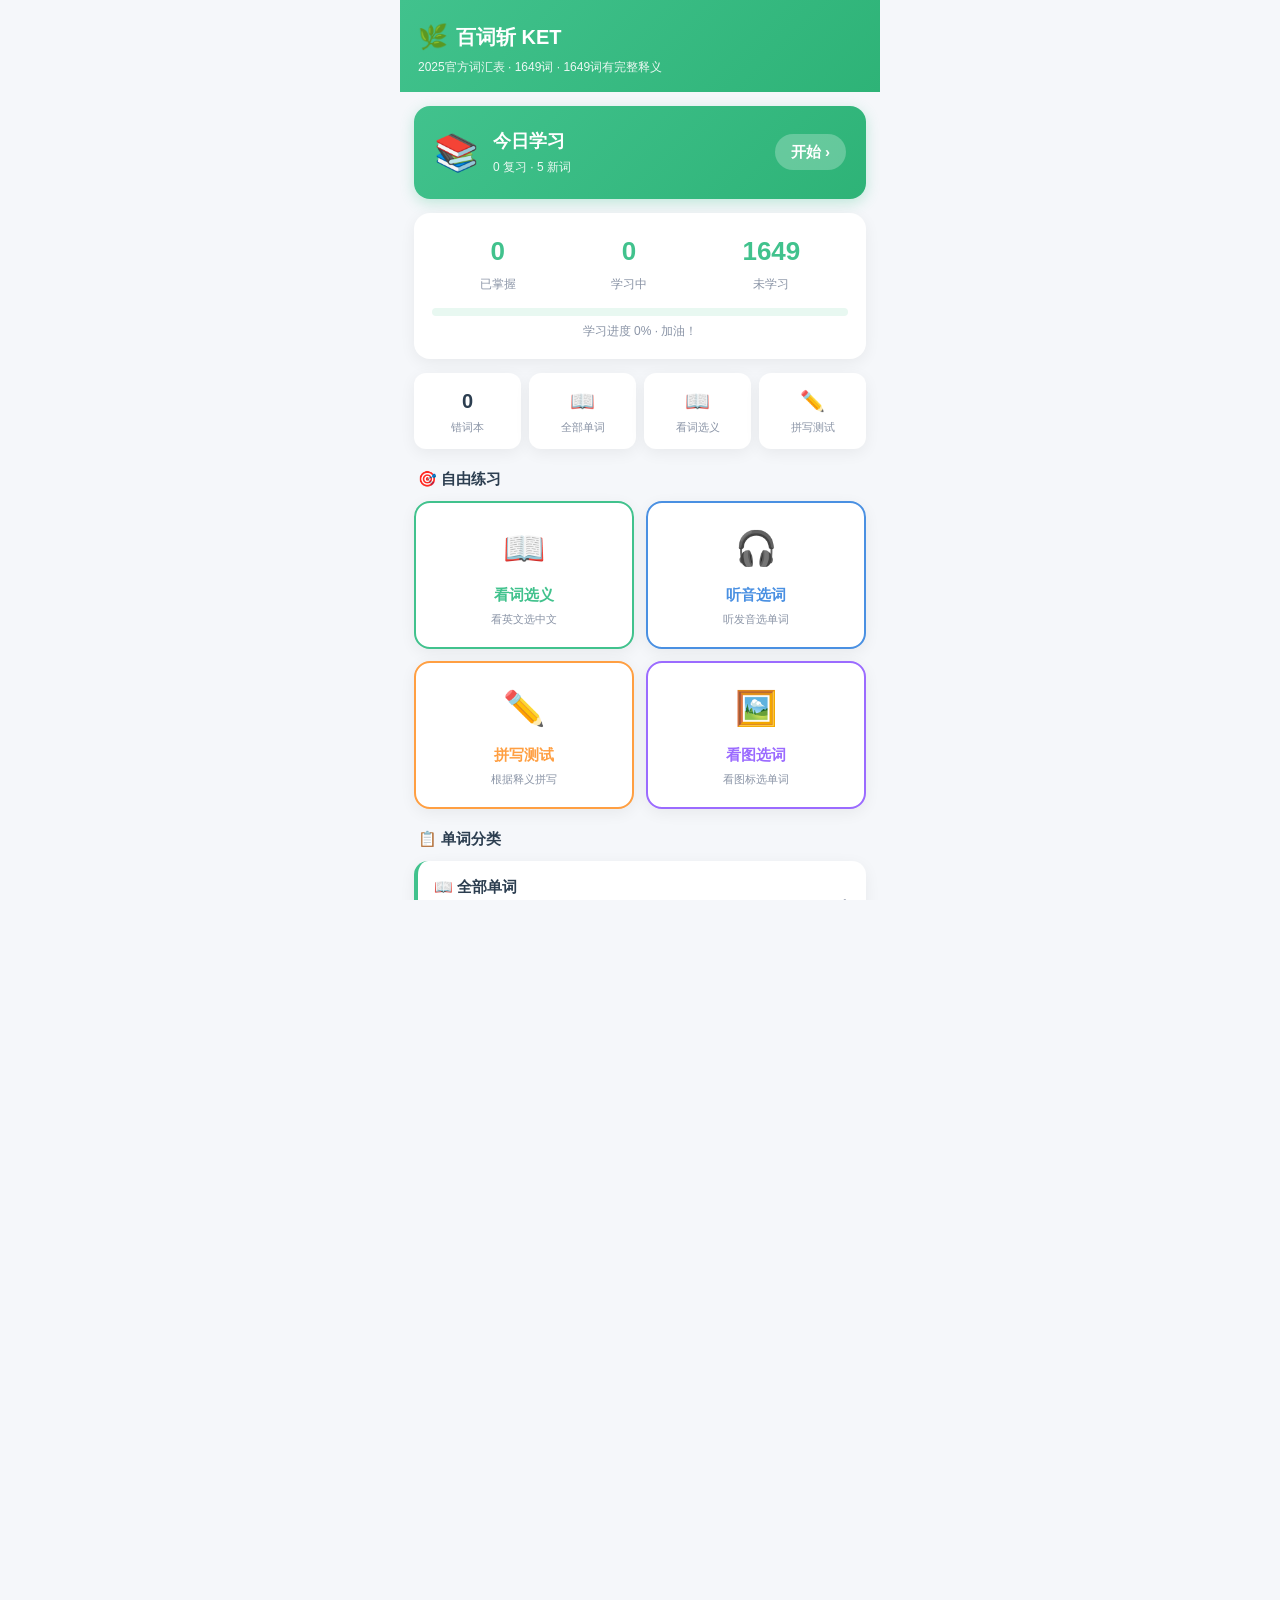
<file: index.html>
<!DOCTYPE html>
<html lang="zh-CN">
<head>
<meta charset="UTF-8">
<meta name="viewport" content="width=device-width, initial-scale=1.0, maximum-scale=1.0, user-scalable=no, viewport-fit=cover">
<title>百词斩 KET 词汇</title>

<!-- PWA 应用清单 -->
<link rel="manifest" href="manifest.json">

<!-- iOS PWA 配置：全屏模式 -->
<meta name="apple-mobile-web-app-capable" content="yes">
<meta name="mobile-web-app-capable" content="yes">
<meta name="apple-mobile-web-app-status-bar-style" content="black-translucent">
<meta name="apple-mobile-web-app-title" content="百词斩KET">

<!-- iOS App 图标 -->
<link rel="apple-touch-icon" href="icon-180.png">
<link rel="apple-touch-icon" sizes="167x167" href="icon-167.png">
<link rel="apple-touch-icon" sizes="152x152" href="icon-152.png">
<link rel="apple-touch-icon" sizes="120x120" href="icon-120.png">

<!-- 主题色 -->
<meta name="theme-color" content="#41C28D">

<link rel="stylesheet" href="style.css">
</head>
<body>
<div id="app"></div>
<script src="words.js"></script>
<script src="app.js"></script>
<!-- 注册 Service Worker 实现离线使用 -->
<script>
if ('serviceWorker' in navigator) {
  window.addEventListener('load', function() {
    navigator.serviceWorker.register('sw.js').then(function(reg) {
      console.log('Service Worker 注册成功，支持离线使用');
    }).catch(function(err) {
      console.log('Service Worker 注册失败:', err);
    });
  });
}
</script>
</body>
</html>
</file>
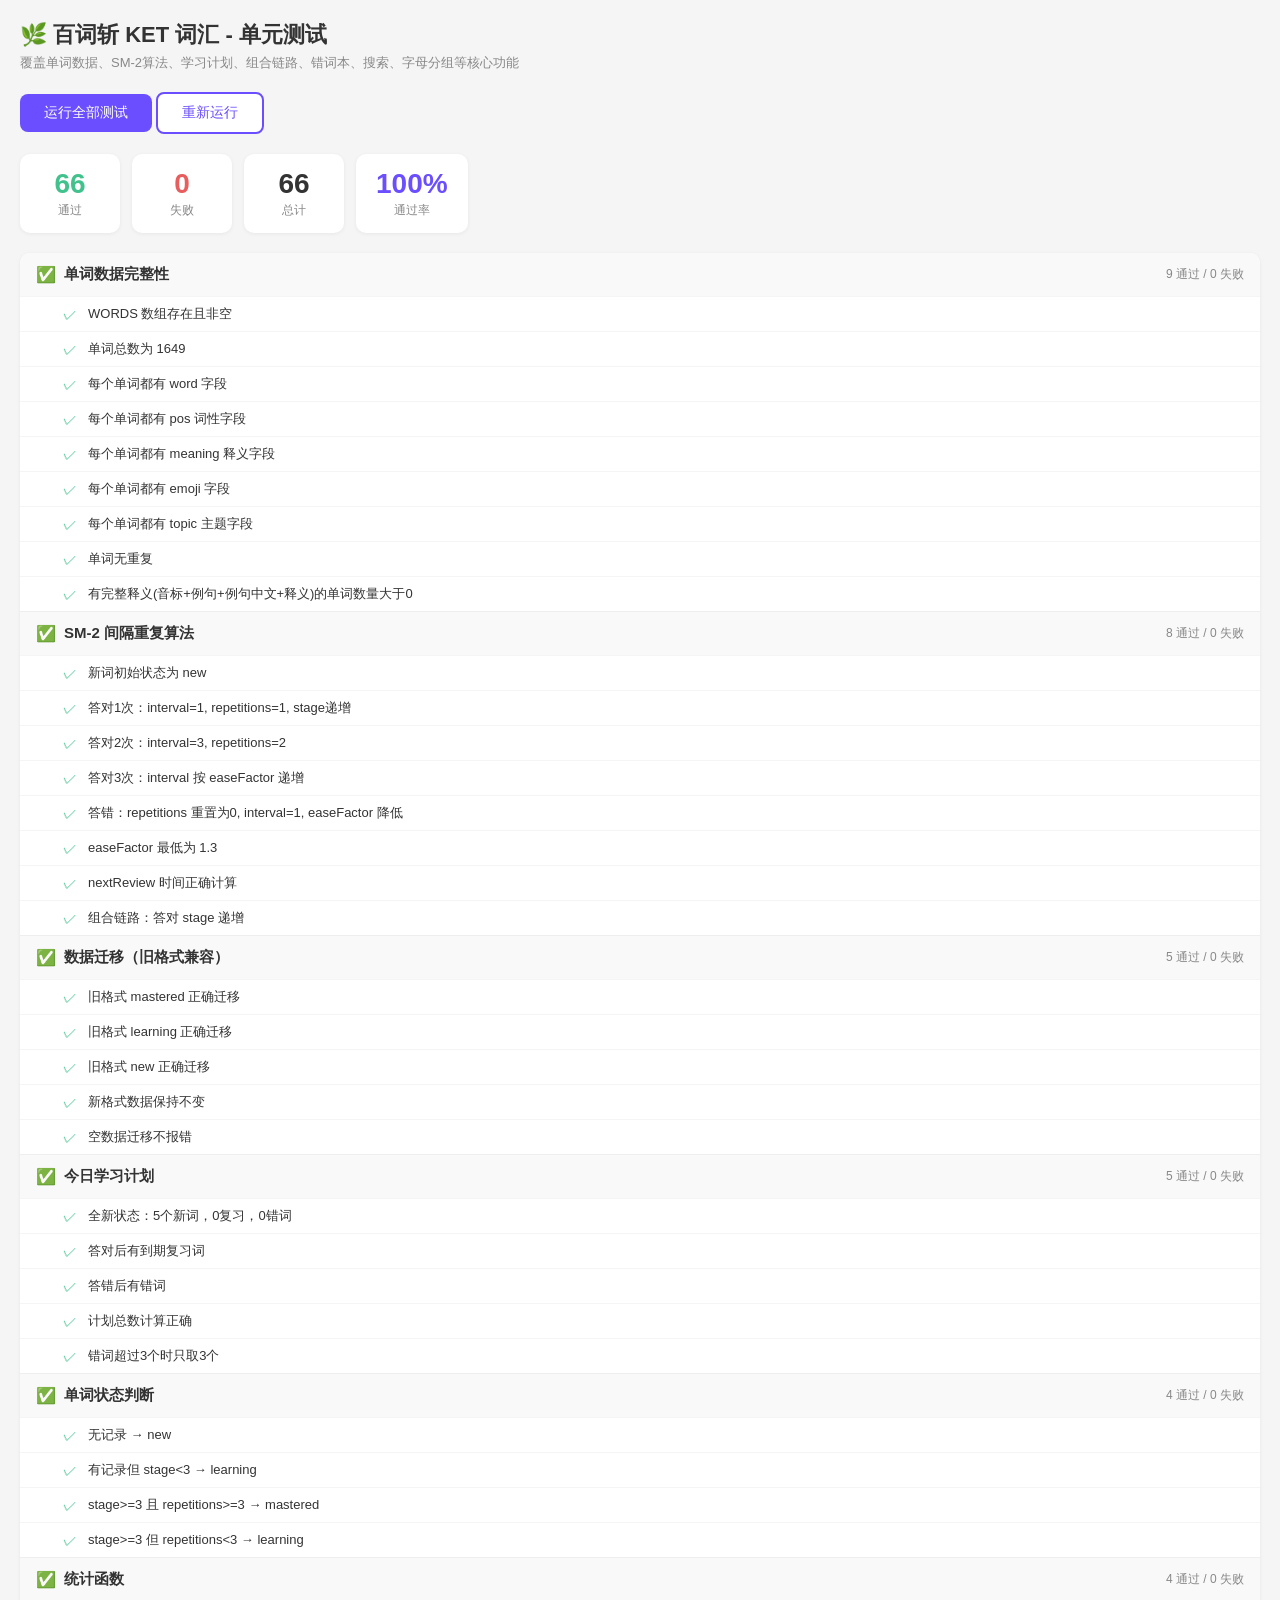
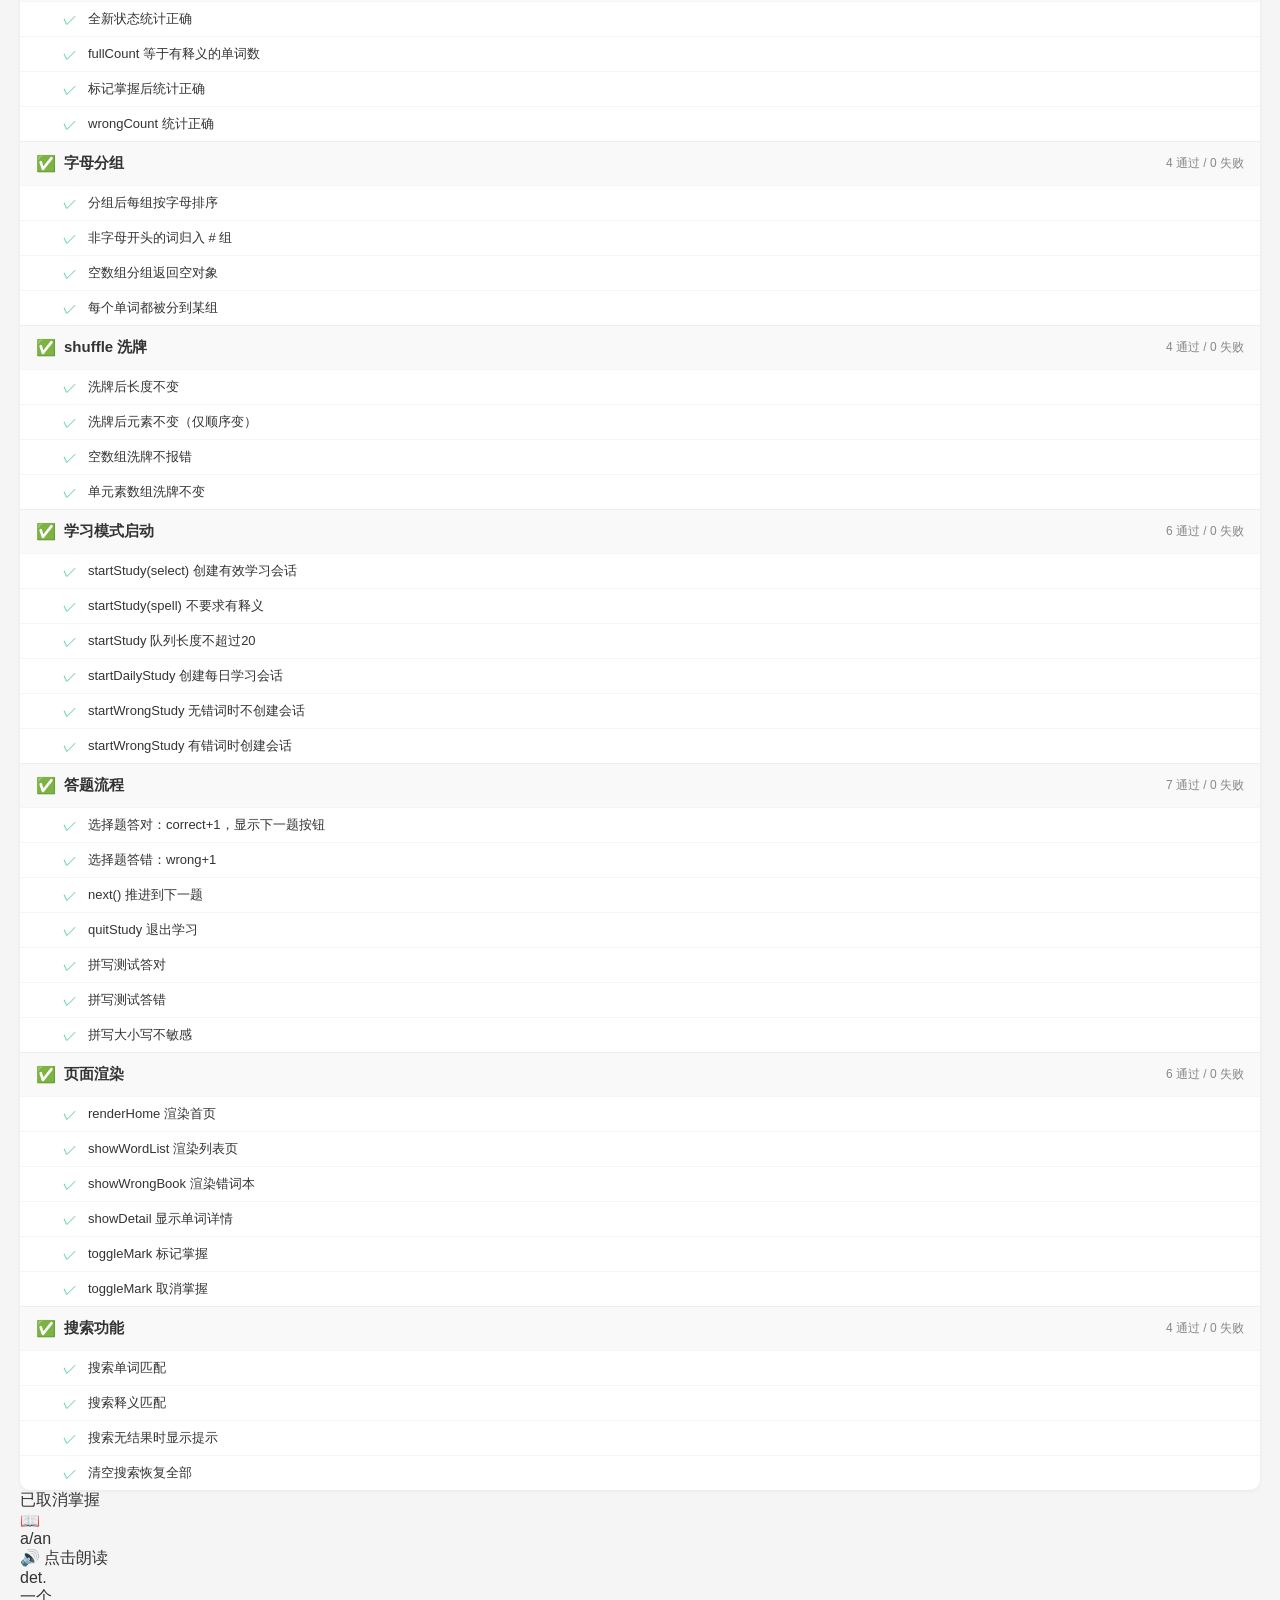
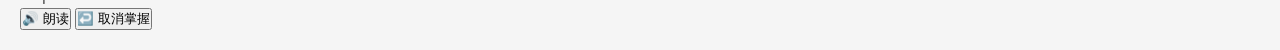
<file: test.html>
<!DOCTYPE html>
<html lang="zh-CN">
<head>
<meta charset="UTF-8">
<meta name="viewport" content="width=device-width, initial-scale=1.0">
<title>百词斩 KET - 单元测试</title>
<style>
  * { margin:0; padding:0; box-sizing:border-box; }
  body { font-family:-apple-system,BlinkMacSystemFont,"PingFang SC",sans-serif; background:#f5f5f5; color:#333; padding:20px; }
  h1 { font-size:22px; margin-bottom:4px; }
  .sub { font-size:13px; color:#888; margin-bottom:20px; }
  #summary { display:flex; gap:12px; margin-bottom:20px; flex-wrap:wrap; }
  .s-card { background:#fff; border-radius:10px; padding:14px 20px; box-shadow:0 1px 4px rgba(0,0,0,.06); text-align:center; min-width:100px; }
  .s-card .num { font-size:28px; font-weight:800; }
  .s-card .lbl { font-size:12px; color:#888; margin-top:2px; }
  .s-pass .num { color:#41C28D; }
  .s-fail .num { color:#E85D5D; }
  .s-total .num { color:#333; }
  .s-rate .num { color:#6B4EFF; }
  #results { background:#fff; border-radius:10px; box-shadow:0 1px 4px rgba(0,0,0,.06); overflow:hidden; }
  .suite { border-bottom:1px solid #eee; }
  .suite:last-child { border-bottom:none; }
  .suite-head { padding:12px 16px; background:#f9f9f9; font-weight:700; font-size:15px; display:flex; align-items:center; gap:8px; cursor:pointer; }
  .suite-head .icon { font-size:16px; }
  .suite-head .count { font-size:12px; color:#888; font-weight:400; margin-left:auto; }
  .case { padding:8px 16px 8px 40px; font-size:13px; display:flex; align-items:center; gap:8px; border-top:1px solid #f5f5f5; }
  .case .status { font-size:14px; width:20px; text-align:center; }
  .case.pass .status { color:#41C28D; }
  .case.fail .status { color:#E85D5D; }
  .case .name { flex:1; }
  .case .detail { font-size:12px; color:#E85D5D; margin-left:8px; }
  .actions { margin-bottom:20px; }
  .btn { background:#6B4EFF; color:#fff; border:none; padding:10px 24px; border-radius:8px; font-size:14px; cursor:pointer; }
  .btn:hover { background:#5a3fdf; }
  .btn.sec { background:#fff; color:#6B4EFF; border:2px solid #6B4EFF; }
  #app { display:none; }
</style>
</head>
<body>
<h1>🌿 百词斩 KET 词汇 - 单元测试</h1>
<div class="sub">覆盖单词数据、SM-2算法、学习计划、组合链路、错词本、搜索、字母分组等核心功能</div>

<div class="actions">
  <button class="btn" onclick="runAllTests()">运行全部测试</button>
  <button class="btn sec" onclick="location.reload()">重新运行</button>
</div>

<div id="summary"></div>
<div id="results"></div>

<div id="app"></div>
<script src="words.js"></script>
<script src="app.js"></script>
<script src="test.js"></script>
</body>
</html>
</file>
<file: style.css>
/* ===== 百词斩风格 KET 词汇页面 ===== */
:root{
  --green:#41C28D;
  --green-dark:#2EB377;
  --green-light:#E8F8F1;
  --bg:#F5F7FA;
  --card:#FFFFFF;
  --text:#2C3E50;
  --text-sub:#8A94A6;
  --orange:#FF9F42;
  --red:#FF6B6B;
  --blue:#4A90E2;
  --radius:16px;
  --shadow:0 4px 16px rgba(0,0,0,.06);
}
*{margin:0;padding:0;box-sizing:border-box;-webkit-tap-highlight-color:transparent;}
html,body{height:100%;}
html{overflow-x:hidden;}
body{
  font-family:-apple-system,BlinkMacSystemFont,"PingFang SC","Microsoft YaHei",sans-serif;
  background:var(--bg);
  color:var(--text);
  line-height:1.6;
  overflow-x:hidden;
}
#app{max-width:480px;margin:0 auto;min-height:100vh;min-height:100dvh;background:var(--bg);position:relative;padding-bottom:calc(20px + env(safe-area-inset-bottom));overflow-x:hidden;}

/* 顶部标题栏 */
.topbar{
  background:linear-gradient(135deg,var(--green),var(--green-dark));
  color:#fff;
  padding:18px 18px 14px;
  padding-top:calc(18px + env(safe-area-inset-top));
  position:sticky;top:0;z-index:10;
  display:flex;align-items:center;justify-content:space-between;
}
.topbar .title{font-size:20px;font-weight:700;display:flex;align-items:center;gap:8px;}
.topbar .title .logo{font-size:24px;}
.topbar .sub{font-size:12px;opacity:.9;margin-top:2px;}

/* 进度概览卡片 */
.overview{
  background:var(--card);
  margin:14px;
  border-radius:var(--radius);
  padding:18px;
  box-shadow:var(--shadow);
}
.overview .row{display:flex;justify-content:space-around;text-align:center;}
.overview .stat .num{font-size:26px;font-weight:800;color:var(--green);}
.overview .stat .lbl{font-size:12px;color:var(--text-sub);margin-top:2px;}
.progress-bar{height:8px;background:var(--green-light);border-radius:6px;margin-top:14px;overflow:hidden;}
.progress-bar .fill{height:100%;background:linear-gradient(90deg,var(--green),var(--green-dark));border-radius:6px;transition:width .4s;}
.overview .ptxt{font-size:12px;color:var(--text-sub);margin-top:6px;text-align:center;}

/* 模式选择 */
.section-title{font-size:15px;font-weight:700;margin:18px 18px 10px;display:flex;align-items:center;gap:6px;}
.mode-grid{display:grid;grid-template-columns:1fr 1fr;gap:12px;margin:0 14px;}
.mode-card{
  background:var(--card);
  border-radius:var(--radius);
  padding:18px 14px;
  box-shadow:var(--shadow);
  text-align:center;
  cursor:pointer;
  transition:transform .15s,box-shadow .15s;
  border:2px solid transparent;
}
.mode-card:active{transform:scale(.97);}
.mode-card .ic{font-size:34px;margin-bottom:8px;}
.mode-card .name{font-size:15px;font-weight:700;}
.mode-card .desc{font-size:11px;color:var(--text-sub);margin-top:4px;}
.mode-card.m1{border-color:var(--green);} .mode-card.m1 .name{color:var(--green);}
.mode-card.m2{border-color:var(--blue);} .mode-card.m2 .name{color:var(--blue);}
.mode-card.m3{border-color:var(--orange);} .mode-card.m3 .name{color:var(--orange);}
.mode-card.m4{border-color:#9B6BFF;} .mode-card.m4 .name{color:#9B6BFF;}

/* 主题筛选 */
.topic-bar{display:flex;gap:8px;overflow-x:auto;padding:6px 0 10px;-webkit-overflow-scrolling:touch;}
.topic-bar::-webkit-scrollbar{display:none;}
.topic-chip{
  flex-shrink:0;
  padding:7px 14px;
  border-radius:20px;
  background:var(--card);
  font-size:13px;color:var(--text-sub);
  box-shadow:var(--shadow);
  cursor:pointer;
  transition:all .15s;
}
.topic-chip.active{background:var(--green);color:#fff;}

/* 今日学习大按钮 */
.daily-study{
  margin:14px;
  background:linear-gradient(135deg,var(--green),var(--green-dark));
  border-radius:var(--radius);
  padding:18px 20px;
  display:flex;align-items:center;justify-content:space-between;
  color:#fff;cursor:pointer;
  box-shadow:0 4px 14px rgba(65,194,141,.3);
  transition:transform .15s;
}
.daily-study:active{transform:scale(.98);}
.daily-study .ds-left{display:flex;align-items:center;gap:14px;}
.daily-study .ds-icon{font-size:36px;}
.daily-study .ds-title{font-size:18px;font-weight:800;}
.daily-study .ds-detail{font-size:12px;opacity:.9;margin-top:2px;}
.daily-study .ds-go{font-size:15px;font-weight:600;background:rgba(255,255,255,.25);padding:6px 16px;border-radius:20px;}

/* 快捷入口网格 */
.quick-grid{display:grid;grid-template-columns:repeat(4,1fr);gap:8px;margin:0 14px 14px;}
.quick-card{
  background:var(--card);
  border-radius:12px;
  padding:12px 6px;
  text-align:center;
  box-shadow:var(--shadow);
  cursor:pointer;
  transition:transform .12s;
}
.quick-card:active{transform:scale(.95);}
.quick-card .qc-num{font-size:20px;font-weight:800;color:var(--text);}
.quick-card .qc-num.has{color:var(--red);}
.quick-card .qc-label{font-size:11px;color:var(--text-sub);margin-top:2px;}

/* 主题分类卡片 */
.topic-card-list{padding:0 14px;}
.topic-card{
  background:var(--card);
  border-radius:14px;
  padding:14px 16px;
  margin-bottom:10px;
  box-shadow:var(--shadow);
  display:flex;align-items:center;gap:12px;
  cursor:pointer;
  transition:transform .12s;
}
.topic-card:active{transform:scale(.98);}
.topic-card.all-card{border-left:4px solid var(--green);}
.topic-card .tc-info{flex:1;min-width:0;}
.topic-card .tc-name{font-size:15px;font-weight:700;}
.topic-card .tc-stats{font-size:12px;color:var(--text-sub);margin-top:2px;}
.topic-card .tc-bar{height:5px;background:var(--bg);border-radius:3px;margin-top:6px;overflow:hidden;}
.topic-card .tc-fill{height:100%;background:linear-gradient(90deg,var(--green),var(--green-dark));border-radius:3px;transition:width .3s;}
.topic-card .tc-arrow{font-size:22px;color:var(--text-sub);flex-shrink:0;}

/* 单词列表 */
.word-list{padding:0 14px;}
.word-item{
  background:var(--card);
  border-radius:12px;
  padding:14px;
  margin-bottom:8px;
  box-shadow:var(--shadow);
  display:flex;align-items:center;gap:12px;
  cursor:pointer;
  transition:transform .12s;
}
.word-item:active{transform:scale(.98);}
.word-item .emoji{font-size:28px;flex-shrink:0;width:44px;height:44px;display:flex;align-items:center;justify-content:center;background:var(--green-light);border-radius:12px;}
.word-item .info{flex:1;min-width:0;}
.word-item .w{font-size:16px;font-weight:700;display:flex;align-items:center;gap:8px;flex-wrap:wrap;}
.word-item .w .ph{font-size:12px;color:var(--text-sub);font-weight:400;}
.word-item .m{font-size:13px;color:var(--text-sub);margin-top:2px;white-space:nowrap;overflow:hidden;text-overflow:ellipsis;}
.word-item .status{font-size:10px;padding:3px 8px;border-radius:10px;flex-shrink:0;}
.status.new{background:#F0F0F0;color:#999;}
.status.learning{background:#FFF4E6;color:var(--orange);}
.status.mastered{background:var(--green-light);color:var(--green-dark);}

/* ===== 独立单词列表页 ===== */
.list-page{min-height:100vh;display:flex;flex-direction:column;}
.list-header{
  background:#fff;
  padding:12px 16px;
  padding-top:calc(12px + env(safe-area-inset-top));
  box-shadow:0 1px 6px rgba(0,0,0,.04);
  position:sticky;top:0;z-index:10;
}
.list-header .lh-top{display:flex;align-items:center;gap:10px;margin-bottom:10px;}
.list-header .back{font-size:26px;cursor:pointer;color:var(--text-sub);width:30px;line-height:1;}
.list-header .lh-title{flex:1;font-size:17px;font-weight:700;}
.list-header .lh-count{font-size:12px;color:var(--text-sub);}
.search-box{
  display:flex;align-items:center;gap:8px;
  background:var(--bg);
  border-radius:12px;
  padding:8px 14px;
  margin-bottom:10px;
}
.search-box .search-ic{font-size:14px;opacity:.5;}
.search-box input{
  flex:1;border:none;background:transparent;outline:none;
  font-size:14px;color:var(--text);
}

.list-body{flex:1;position:relative;display:flex;}
/* 字母索引侧边栏 */
.letter-index{
  position:fixed;right:4px;top:50%;transform:translateY(-50%);
  z-index:20;
  display:flex;flex-direction:column;align-items:center;
  background:rgba(255,255,255,.85);
  border-radius:16px;padding:4px 2px;
  box-shadow:0 2px 8px rgba(0,0,0,.08);
  backdrop-filter:blur(4px);
  max-height:60vh;overflow-y:auto;
}
.letter-index::-webkit-scrollbar{display:none;}
.letter-index .li-item{
  font-size:10px;font-weight:700;color:var(--green);
  padding:2px 6px;cursor:pointer;line-height:1.3;
  transition:all .15s;
}
.letter-index .li-item:active{transform:scale(1.3);color:var(--green-dark);}

.word-groups{flex:1;padding:0 30px 20px 14px;}
.letter-group{margin-bottom:6px;}
.letter-group .lg-title{
  font-size:14px;font-weight:800;color:var(--green-dark);
  padding:8px 4px 6px;
  display:flex;align-items:center;gap:8px;
  cursor:pointer;
  position:sticky;top:0;
  background:var(--bg);
  z-index:5;
}
.letter-group .lg-title .lg-count{
  font-size:11px;font-weight:400;color:var(--text-sub);
  background:var(--card);padding:1px 8px;border-radius:8px;
}
.letter-group .lg-title::before{content:'';width:3px;height:14px;background:var(--green);border-radius:2px;}
.letter-group.collapsed .lg-words{display:none;}
.letter-group.flash{animation:flash .6s;}
@keyframes flash{0%,100%{background:transparent;}30%{background:var(--green-light);}}
.letter-group .lg-words{padding-top:2px;}

/* ===== 学习模式页面 ===== */
.study-page{min-height:100vh;min-height:100dvh;display:flex;flex-direction:column;padding-top:env(safe-area-inset-top);padding-bottom:env(safe-area-inset-bottom);}
.study-header{
  background:#fff;
  padding:14px 16px;
  display:flex;align-items:center;gap:12px;
  box-shadow:0 1px 6px rgba(0,0,0,.04);
  position:sticky;top:0;z-index:10;
}
.study-header .back{font-size:22px;cursor:pointer;color:var(--text-sub);width:30px;}
.study-header .progress-info{flex:1;}
.study-header .progress-info .pi-top{display:flex;justify-content:space-between;font-size:12px;color:var(--text-sub);margin-bottom:4px;}
.study-header .pb{height:6px;background:#EEE;border-radius:4px;overflow:hidden;}
.study-header .pb .pfill{height:100%;background:var(--green);border-radius:4px;transition:width .3s;}
.study-header .quit{font-size:13px;color:var(--text-sub);cursor:pointer;}

.study-body{flex:1;display:flex;flex-direction:column;align-items:center;justify-content:center;padding:20px 20px 80px;overflow-y:auto;-webkit-overflow-scrolling:touch;}
.q-emoji{font-size:80px;margin-bottom:20px;}
.q-word{font-size:32px;font-weight:800;margin-bottom:6px;}
.q-ph{font-size:16px;color:var(--text-sub);margin-bottom:8px;}
.q-pos{display:inline-block;font-size:13px;color:var(--green);background:var(--green-light);padding:2px 10px;border-radius:10px;margin-bottom:20px;}
.q-prompt{font-size:15px;color:var(--text-sub);margin-bottom:24px;text-align:center;}

/* 选项 */
.options{width:100%;max-width:380px;display:flex;flex-direction:column;gap:12px;}
.opt{
  background:#fff;
  border:2px solid #EEE;
  border-radius:14px;
  padding:16px;
  font-size:15px;
  cursor:pointer;
  transition:all .15s;
  text-align:center;
}
.opt:active{transform:scale(.98);}
.opt.correct{border-color:var(--green);background:var(--green-light);color:var(--green-dark);font-weight:700;}
.opt.wrong{border-color:var(--red);background:#FFF5F5;color:var(--red);}
.opt.disabled{opacity:.6;}

/* 拼写输入 */
.spell-input{
  width:100%;max-width:380px;
  border:2px solid #EEE;border-radius:14px;
  padding:16px;font-size:20px;text-align:center;
  outline:none;text-transform:lowercase;
  letter-spacing:2px;
}
.spell-input:focus{border-color:var(--green);}
.spell-btn{
  margin-top:16px;width:100%;max-width:380px;
  background:var(--green);color:#fff;border:none;
  padding:14px;border-radius:14px;font-size:16px;font-weight:700;
  cursor:pointer;
}
.spell-btn:active{background:var(--green-dark);}

/* 听音按钮 */
.audio-big{
  width:100px;height:100px;border-radius:50%;
  background:var(--green-light);
  display:flex;align-items:center;justify-content:center;
  font-size:48px;cursor:pointer;margin-bottom:24px;
  border:none;
}
.audio-big:active{transform:scale(.95);}

/* 例句卡片（答对后） */
.result-card{
  background:#fff;border-radius:var(--radius);
  padding:20px;width:100%;max-width:380px;
  box-shadow:var(--shadow);margin-top:20px;
}
.result-card .rc-tag{font-size:13px;color:var(--green);font-weight:700;margin-bottom:10px;}
.result-card .rc-ex{font-size:15px;margin-bottom:6px;}
.result-card .rc-excn{font-size:13px;color:var(--text-sub);}
.result-card .speak{cursor:pointer;color:var(--blue);font-size:18px;}

/* 底部操作 */
.study-footer{padding:16px 20px;display:flex;gap:12px;}
.btn-next{
  flex:1;background:var(--green);color:#fff;border:none;
  padding:15px;border-radius:14px;font-size:16px;font-weight:700;cursor:pointer;
}
.btn-next:active{background:var(--green-dark);}
.btn-next.hide{display:none;}

/* 完成页 */
.done-page{display:flex;flex-direction:column;align-items:center;justify-content:center;min-height:100vh;min-height:100dvh;padding:30px;text-align:center;}
.done-emoji{font-size:80px;margin-bottom:20px;}
.done-title{font-size:24px;font-weight:800;margin-bottom:8px;}
.done-sub{font-size:14px;color:var(--text-sub);margin-bottom:24px;}
.done-stats{background:#fff;border-radius:var(--radius);padding:20px 30px;box-shadow:var(--shadow);margin-bottom:24px;display:flex;gap:30px;}
.done-stats .ds .n{font-size:28px;font-weight:800;color:var(--green);}
.done-stats .ds .l{font-size:12px;color:var(--text-sub);}
.btn-restart{background:var(--green);color:#fff;border:none;padding:14px 40px;border-radius:14px;font-size:16px;font-weight:700;cursor:pointer;}

/* 单词详情弹层 */
.detail-mask{position:fixed;inset:0;background:rgba(0,0,0,.4);z-index:50;display:none;align-items:flex-end;justify-content:center;}
.detail-mask.show{display:flex;}
.detail-sheet{background:#fff;width:100%;max-width:480px;border-radius:20px 20px 0 0;padding:24px 20px 30px;animation:slideUp .25s;}
@keyframes slideUp{from{transform:translateY(100%);}to{transform:translateY(0);}}
.detail-sheet .ds-emoji{font-size:60px;text-align:center;}
.detail-sheet .ds-word{text-align:center;font-size:28px;font-weight:800;margin-top:8px;}
.detail-sheet .ds-ph{text-align:center;color:var(--text-sub);margin-top:4px;}
.detail-sheet .ds-pos{text-align:center;margin:8px 0;}
.detail-sheet .ds-mean{text-align:center;font-size:17px;font-weight:600;margin-bottom:14px;}
.detail-sheet .ds-ex{background:var(--bg);border-radius:12px;padding:14px;margin-top:10px;}
.detail-sheet .ds-ex .en{font-size:14px;margin-bottom:4px;}
.detail-sheet .ds-ex .cn{font-size:13px;color:var(--text-sub);}
.detail-sheet .ds-actions{display:flex;gap:10px;margin-top:16px;}
.detail-sheet .ds-btn{flex:1;padding:12px;border-radius:12px;border:none;font-size:14px;font-weight:600;cursor:pointer;}
.detail-sheet .ds-btn.speak{background:var(--green-light);color:var(--green-dark);}
.detail-sheet .ds-btn.mark{background:var(--green);color:#fff;}

/* Toast */
.toast{position:fixed;top:50%;left:50%;transform:translate(-50%,-50%);background:rgba(0,0,0,.8);color:#fff;padding:12px 24px;border-radius:10px;font-size:14px;z-index:99;opacity:0;transition:opacity .25s;pointer-events:none;}
.toast.show{opacity:1;}

.empty{text-align:center;padding:60px 20px;color:var(--text-sub);font-size:14px;}

/* 阶段提示（组合学习链路） */
.stage-hint{
  font-size:12px;font-weight:600;color:var(--blue);
  background:#EBF3FD;padding:4px 14px;border-radius:12px;
  margin-bottom:12px;display:inline-block;
}

/* 错词徽章 */
.wrong-badge{
  font-size:11px;font-weight:700;color:var(--red);
  background:#FFF5F5;padding:4px 8px;border-radius:10px;
  flex-shrink:0;
}
</file>
